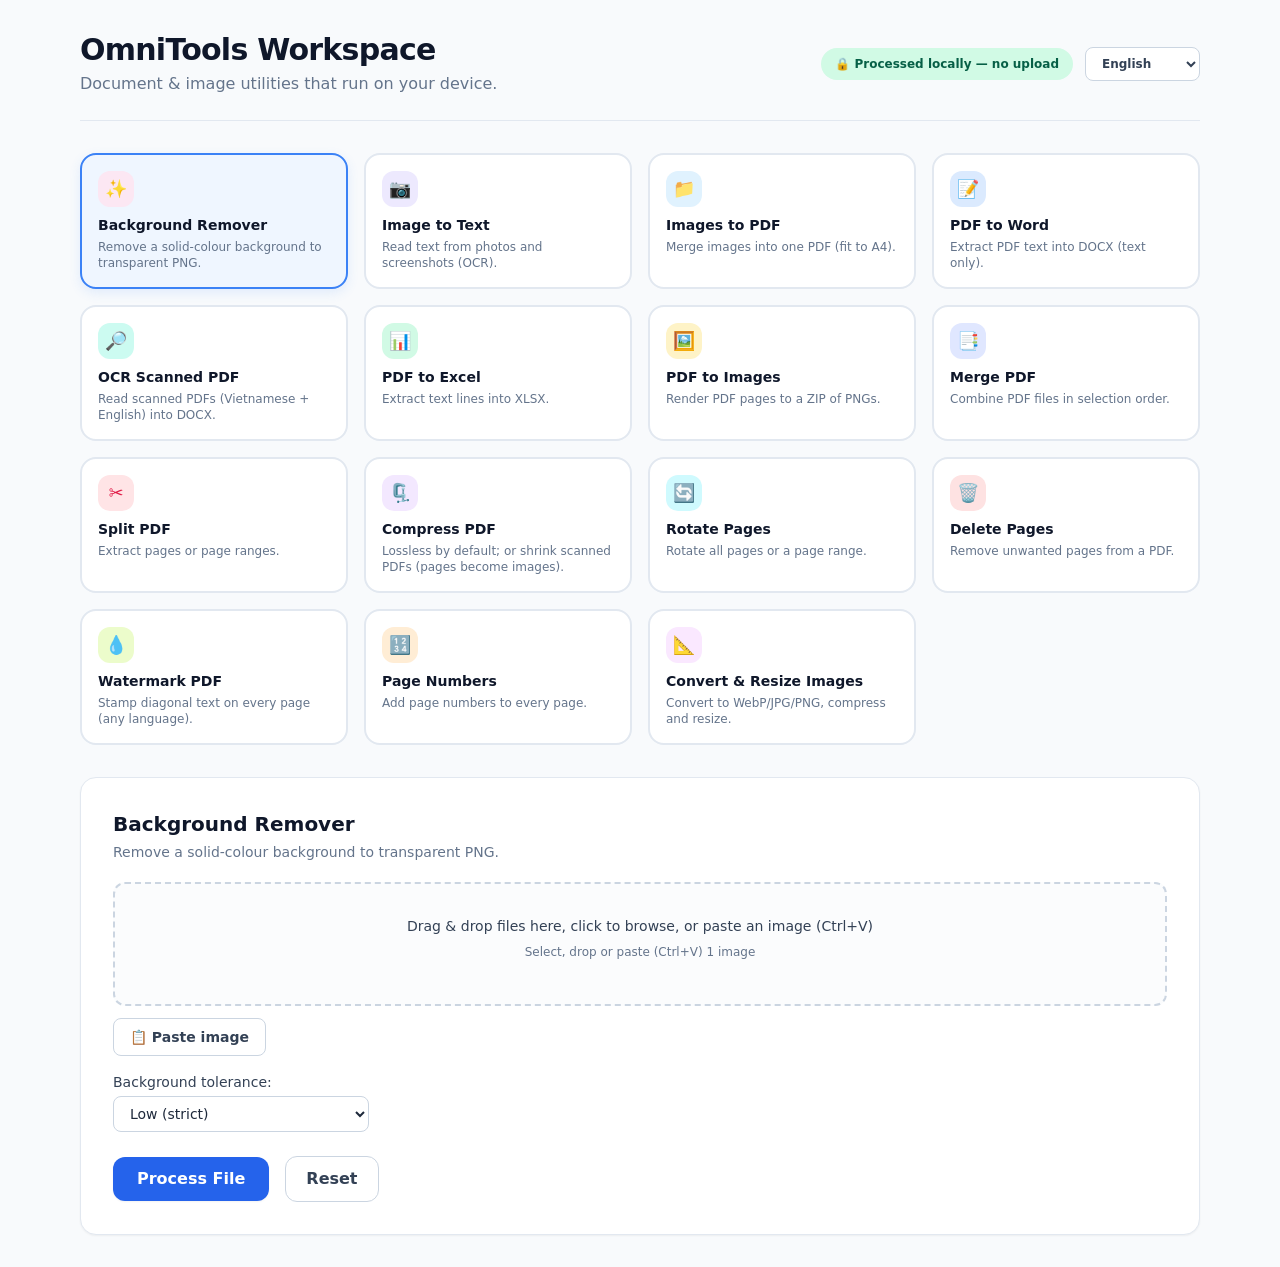
<file: index.html>
<!DOCTYPE html>
<html lang="en">
<head>
<meta charset="UTF-8">
<meta name="viewport" content="width=device-width, initial-scale=1.0">
<meta http-equiv="Content-Security-Policy" content="default-src 'self'; script-src 'self' 'wasm-unsafe-eval'; style-src 'self'; img-src 'self' blob: data:; worker-src 'self' blob:; connect-src 'self'; object-src 'none'; base-uri 'none'; form-action 'none'">
<title>OmniTools</title>
  <script type="module" crossorigin src="./index.js"></script>
  <link rel="stylesheet" crossorigin href="./index.css">
</head>
<body class="bg-slate-50 text-slate-800 font-sans min-h-screen">
<div class="max-w-6xl mx-auto px-4 py-8">
  <header class="flex flex-col md:flex-row md:items-center md:justify-between gap-4 mb-8 border-b border-slate-200 pb-6">
    <div>
      <h1 data-ui="heading" class="text-3xl font-extrabold text-slate-900 tracking-tight"></h1>
      <p data-ui="sub" class="text-slate-500 mt-1"></p>
    </div>
    <div class="flex items-center gap-3">
      <span class="bg-emerald-100 text-emerald-800 text-xs font-semibold px-3.5 py-2 rounded-full">🔒 <span data-ui="badge"></span></span>
      <select id="langSelect" aria-label="Language" class="bg-white border border-slate-300 text-slate-700 text-xs font-semibold rounded-lg px-3 py-2">
        <option value="en">English</option>
        <option value="vi">Tiếng Việt</option>
      </select>
    </div>
  </header>

  <nav id="tools" class="grid grid-cols-1 sm:grid-cols-2 md:grid-cols-4 gap-4 mb-8"></nav>

  <main class="bg-white p-6 md:p-8 rounded-2xl border border-slate-200 shadow-sm">
    <h2 id="panelTitle" class="text-xl font-bold text-slate-900"></h2>
    <p id="panelDesc" class="text-sm text-slate-500 mt-1 mb-5"></p>

    <div id="dropZone" role="button" tabindex="0" class="border-2 border-dashed border-slate-300 rounded-xl p-8 text-center hover:border-blue-500 transition bg-slate-50/50 cursor-pointer focus:outline-none focus:border-blue-500">
      <input type="file" id="fileInput" class="hidden">
      <p data-ui="drop" class="text-sm font-medium text-slate-700"></p>
      <p id="fileHint" class="text-xs text-slate-500 mt-2"></p>
      <p id="fileName" class="text-xs font-semibold text-emerald-700 mt-3"></p>
    </div>

    <div id="imgActions" class="hidden mt-3 flex flex-wrap gap-3">
      <button type="button" id="pasteBtn" data-ui="pasteBtn" class="border border-slate-300 text-slate-700 text-sm font-semibold px-4 py-2 rounded-lg hover:bg-slate-100 cursor-pointer"></button>
      <label id="camLabel" class="border border-slate-300 text-slate-700 text-sm font-semibold px-4 py-2 rounded-lg hover:bg-slate-100 cursor-pointer"><span data-ui="camBtn"></span><input type="file" id="camInput" accept="image/*" capture="environment" class="hidden"></label>
    </div>
    <div id="opts" class="mt-4 flex flex-wrap gap-4"></div>

    <div id="bar" class="hidden mt-6 h-2 bg-slate-200 rounded-full overflow-hidden"><div id="barFill" class="h-2 bg-blue-600 rounded-full transition-all" style="width:0"></div></div>
    <div class="mt-6 flex flex-wrap items-center gap-4">
      <button type="button" id="runBtn" data-ui="run" class="bg-blue-600 hover:bg-blue-700 text-white font-semibold px-6 py-2.5 rounded-xl transition shadow-sm disabled:opacity-50"></button>
      <button type="button" id="cancelBtn" data-ui="cancel" class="hidden border border-slate-300 text-slate-700 font-semibold px-5 py-2.5 rounded-xl hover:bg-slate-100"></button>
      <button type="button" id="resetBtn" data-ui="reset" class="border border-slate-300 text-slate-700 font-semibold px-5 py-2.5 rounded-xl hover:bg-slate-100 disabled:opacity-50"></button>
      <span id="status" role="status" aria-live="polite" class="text-sm text-slate-600 font-medium"></span>
    </div>
    <div id="result" class="hidden mt-6 border-t border-slate-200 pt-6">
      <textarea id="resultText" class="hidden w-full h-56 border border-slate-300 rounded-lg p-3 text-sm" aria-label="Result"></textarea>
      <div id="resultImgWrap" class="hidden checker rounded-lg border border-slate-200 p-3 inline-block max-w-full"><img id="resultImg" alt="" class="max-h-96 max-w-full"></div>
      <div class="mt-3 flex flex-wrap gap-3">
        <button type="button" id="copyBtn" data-ui="copy" class="bg-slate-800 hover:bg-slate-900 text-white text-sm font-semibold px-5 py-2 rounded-lg"></button>
        <button type="button" id="saveBtn" data-ui="save" class="border border-slate-300 text-slate-700 text-sm font-semibold px-5 py-2 rounded-lg hover:bg-slate-100"></button>
      </div>
    </div>
  </main>
</div>
</body>
</html>
</file>
<file: index.css>
*,:before,:after{--tw-border-spacing-x: 0;--tw-border-spacing-y: 0;--tw-translate-x: 0;--tw-translate-y: 0;--tw-rotate: 0;--tw-skew-x: 0;--tw-skew-y: 0;--tw-scale-x: 1;--tw-scale-y: 1;--tw-pan-x: ;--tw-pan-y: ;--tw-pinch-zoom: ;--tw-scroll-snap-strictness: proximity;--tw-gradient-from-position: ;--tw-gradient-via-position: ;--tw-gradient-to-position: ;--tw-ordinal: ;--tw-slashed-zero: ;--tw-numeric-figure: ;--tw-numeric-spacing: ;--tw-numeric-fraction: ;--tw-ring-inset: ;--tw-ring-offset-width: 0px;--tw-ring-offset-color: #fff;--tw-ring-color: rgb(59 130 246 / .5);--tw-ring-offset-shadow: 0 0 #0000;--tw-ring-shadow: 0 0 #0000;--tw-shadow: 0 0 #0000;--tw-shadow-colored: 0 0 #0000;--tw-blur: ;--tw-brightness: ;--tw-contrast: ;--tw-grayscale: ;--tw-hue-rotate: ;--tw-invert: ;--tw-saturate: ;--tw-sepia: ;--tw-drop-shadow: ;--tw-backdrop-blur: ;--tw-backdrop-brightness: ;--tw-backdrop-contrast: ;--tw-backdrop-grayscale: ;--tw-backdrop-hue-rotate: ;--tw-backdrop-invert: ;--tw-backdrop-opacity: ;--tw-backdrop-saturate: ;--tw-backdrop-sepia: ;--tw-contain-size: ;--tw-contain-layout: ;--tw-contain-paint: ;--tw-contain-style: }::backdrop{--tw-border-spacing-x: 0;--tw-border-spacing-y: 0;--tw-translate-x: 0;--tw-translate-y: 0;--tw-rotate: 0;--tw-skew-x: 0;--tw-skew-y: 0;--tw-scale-x: 1;--tw-scale-y: 1;--tw-pan-x: ;--tw-pan-y: ;--tw-pinch-zoom: ;--tw-scroll-snap-strictness: proximity;--tw-gradient-from-position: ;--tw-gradient-via-position: ;--tw-gradient-to-position: ;--tw-ordinal: ;--tw-slashed-zero: ;--tw-numeric-figure: ;--tw-numeric-spacing: ;--tw-numeric-fraction: ;--tw-ring-inset: ;--tw-ring-offset-width: 0px;--tw-ring-offset-color: #fff;--tw-ring-color: rgb(59 130 246 / .5);--tw-ring-offset-shadow: 0 0 #0000;--tw-ring-shadow: 0 0 #0000;--tw-shadow: 0 0 #0000;--tw-shadow-colored: 0 0 #0000;--tw-blur: ;--tw-brightness: ;--tw-contrast: ;--tw-grayscale: ;--tw-hue-rotate: ;--tw-invert: ;--tw-saturate: ;--tw-sepia: ;--tw-drop-shadow: ;--tw-backdrop-blur: ;--tw-backdrop-brightness: ;--tw-backdrop-contrast: ;--tw-backdrop-grayscale: ;--tw-backdrop-hue-rotate: ;--tw-backdrop-invert: ;--tw-backdrop-opacity: ;--tw-backdrop-saturate: ;--tw-backdrop-sepia: ;--tw-contain-size: ;--tw-contain-layout: ;--tw-contain-paint: ;--tw-contain-style: }*,:before,:after{box-sizing:border-box;border-width:0;border-style:solid;border-color:#e5e7eb}:before,:after{--tw-content: ""}html,:host{line-height:1.5;-webkit-text-size-adjust:100%;-moz-tab-size:4;-o-tab-size:4;tab-size:4;font-family:ui-sans-serif,system-ui,sans-serif,"Apple Color Emoji","Segoe UI Emoji",Segoe UI Symbol,"Noto Color Emoji";font-feature-settings:normal;font-variation-settings:normal;-webkit-tap-highlight-color:transparent}body{margin:0;line-height:inherit}hr{height:0;color:inherit;border-top-width:1px}abbr:where([title]){-webkit-text-decoration:underline dotted;text-decoration:underline dotted}h1,h2,h3,h4,h5,h6{font-size:inherit;font-weight:inherit}a{color:inherit;text-decoration:inherit}b,strong{font-weight:bolder}code,kbd,samp,pre{font-family:ui-monospace,SFMono-Regular,Menlo,Monaco,Consolas,Liberation Mono,Courier New,monospace;font-feature-settings:normal;font-variation-settings:normal;font-size:1em}small{font-size:80%}sub,sup{font-size:75%;line-height:0;position:relative;vertical-align:baseline}sub{bottom:-.25em}sup{top:-.5em}table{text-indent:0;border-color:inherit;border-collapse:collapse}button,input,optgroup,select,textarea{font-family:inherit;font-feature-settings:inherit;font-variation-settings:inherit;font-size:100%;font-weight:inherit;line-height:inherit;letter-spacing:inherit;color:inherit;margin:0;padding:0}button,select{text-transform:none}button,input:where([type=button]),input:where([type=reset]),input:where([type=submit]){-webkit-appearance:button;background-color:transparent;background-image:none}:-moz-focusring{outline:auto}:-moz-ui-invalid{box-shadow:none}progress{vertical-align:baseline}::-webkit-inner-spin-button,::-webkit-outer-spin-button{height:auto}[type=search]{-webkit-appearance:textfield;outline-offset:-2px}::-webkit-search-decoration{-webkit-appearance:none}::-webkit-file-upload-button{-webkit-appearance:button;font:inherit}summary{display:list-item}blockquote,dl,dd,h1,h2,h3,h4,h5,h6,hr,figure,p,pre{margin:0}fieldset{margin:0;padding:0}legend{padding:0}ol,ul,menu{list-style:none;margin:0;padding:0}dialog{padding:0}textarea{resize:vertical}input::-moz-placeholder,textarea::-moz-placeholder{opacity:1;color:#9ca3af}input::placeholder,textarea::placeholder{opacity:1;color:#9ca3af}button,[role=button]{cursor:pointer}:disabled{cursor:default}img,svg,video,canvas,audio,iframe,embed,object{display:block;vertical-align:middle}img,video{max-width:100%;height:auto}[hidden]:where(:not([hidden=until-found])){display:none}.mx-auto{margin-left:auto;margin-right:auto}.mb-1{margin-bottom:.25rem}.mb-2{margin-bottom:.5rem}.mb-5{margin-bottom:1.25rem}.mb-8{margin-bottom:2rem}.mt-1{margin-top:.25rem}.mt-2{margin-top:.5rem}.mt-3{margin-top:.75rem}.mt-4{margin-top:1rem}.mt-6{margin-top:1.5rem}.block{display:block}.inline-block{display:inline-block}.flex{display:flex}.grid{display:grid}.hidden{display:none}.h-2{height:.5rem}.h-56{height:14rem}.h-9{height:2.25rem}.max-h-96{max-height:24rem}.min-h-screen{min-height:100vh}.w-9{width:2.25rem}.w-full{width:100%}.max-w-6xl{max-width:72rem}.max-w-full{max-width:100%}.transform{transform:translate(var(--tw-translate-x),var(--tw-translate-y)) rotate(var(--tw-rotate)) skew(var(--tw-skew-x)) skewY(var(--tw-skew-y)) scaleX(var(--tw-scale-x)) scaleY(var(--tw-scale-y))}.cursor-pointer{cursor:pointer}.grid-cols-1{grid-template-columns:repeat(1,minmax(0,1fr))}.flex-col{flex-direction:column}.flex-wrap{flex-wrap:wrap}.items-center{align-items:center}.justify-center{justify-content:center}.gap-3{gap:.75rem}.gap-4{gap:1rem}.overflow-hidden{overflow:hidden}.rounded-2xl{border-radius:1rem}.rounded-full{border-radius:9999px}.rounded-lg{border-radius:.5rem}.rounded-xl{border-radius:.75rem}.border{border-width:1px}.border-2{border-width:2px}.border-b{border-bottom-width:1px}.border-t{border-top-width:1px}.border-dashed{border-style:dashed}.border-slate-200{--tw-border-opacity: 1;border-color:rgb(226 232 240 / var(--tw-border-opacity, 1))}.border-slate-300{--tw-border-opacity: 1;border-color:rgb(203 213 225 / var(--tw-border-opacity, 1))}.bg-amber-100{--tw-bg-opacity: 1;background-color:rgb(254 243 199 / var(--tw-bg-opacity, 1))}.bg-blue-100{--tw-bg-opacity: 1;background-color:rgb(219 234 254 / var(--tw-bg-opacity, 1))}.bg-blue-600{--tw-bg-opacity: 1;background-color:rgb(37 99 235 / var(--tw-bg-opacity, 1))}.bg-cyan-100{--tw-bg-opacity: 1;background-color:rgb(207 250 254 / var(--tw-bg-opacity, 1))}.bg-emerald-100{--tw-bg-opacity: 1;background-color:rgb(209 250 229 / var(--tw-bg-opacity, 1))}.bg-fuchsia-100{--tw-bg-opacity: 1;background-color:rgb(250 232 255 / var(--tw-bg-opacity, 1))}.bg-indigo-100{--tw-bg-opacity: 1;background-color:rgb(224 231 255 / var(--tw-bg-opacity, 1))}.bg-lime-100{--tw-bg-opacity: 1;background-color:rgb(236 252 203 / var(--tw-bg-opacity, 1))}.bg-orange-100{--tw-bg-opacity: 1;background-color:rgb(255 237 213 / var(--tw-bg-opacity, 1))}.bg-pink-100{--tw-bg-opacity: 1;background-color:rgb(252 231 243 / var(--tw-bg-opacity, 1))}.bg-purple-100{--tw-bg-opacity: 1;background-color:rgb(243 232 255 / var(--tw-bg-opacity, 1))}.bg-red-100{--tw-bg-opacity: 1;background-color:rgb(254 226 226 / var(--tw-bg-opacity, 1))}.bg-rose-100{--tw-bg-opacity: 1;background-color:rgb(255 228 230 / var(--tw-bg-opacity, 1))}.bg-sky-100{--tw-bg-opacity: 1;background-color:rgb(224 242 254 / var(--tw-bg-opacity, 1))}.bg-slate-200{--tw-bg-opacity: 1;background-color:rgb(226 232 240 / var(--tw-bg-opacity, 1))}.bg-slate-50{--tw-bg-opacity: 1;background-color:rgb(248 250 252 / var(--tw-bg-opacity, 1))}.bg-slate-50\/50{background-color:#f8fafc80}.bg-slate-800{--tw-bg-opacity: 1;background-color:rgb(30 41 59 / var(--tw-bg-opacity, 1))}.bg-teal-100{--tw-bg-opacity: 1;background-color:rgb(204 251 241 / var(--tw-bg-opacity, 1))}.bg-violet-100{--tw-bg-opacity: 1;background-color:rgb(237 233 254 / var(--tw-bg-opacity, 1))}.bg-white{--tw-bg-opacity: 1;background-color:rgb(255 255 255 / var(--tw-bg-opacity, 1))}.p-3{padding:.75rem}.p-4{padding:1rem}.p-6{padding:1.5rem}.p-8{padding:2rem}.px-3{padding-left:.75rem;padding-right:.75rem}.px-3\.5{padding-left:.875rem;padding-right:.875rem}.px-4{padding-left:1rem;padding-right:1rem}.px-5{padding-left:1.25rem;padding-right:1.25rem}.px-6{padding-left:1.5rem;padding-right:1.5rem}.py-2{padding-top:.5rem;padding-bottom:.5rem}.py-2\.5{padding-top:.625rem;padding-bottom:.625rem}.py-8{padding-top:2rem;padding-bottom:2rem}.pb-6{padding-bottom:1.5rem}.pt-6{padding-top:1.5rem}.text-left{text-align:left}.text-center{text-align:center}.font-sans{font-family:ui-sans-serif,system-ui,sans-serif,"Apple Color Emoji","Segoe UI Emoji",Segoe UI Symbol,"Noto Color Emoji"}.text-3xl{font-size:1.875rem;line-height:2.25rem}.text-lg{font-size:1.125rem;line-height:1.75rem}.text-sm{font-size:.875rem;line-height:1.25rem}.text-xl{font-size:1.25rem;line-height:1.75rem}.text-xs{font-size:.75rem;line-height:1rem}.font-bold{font-weight:700}.font-extrabold{font-weight:800}.font-medium{font-weight:500}.font-semibold{font-weight:600}.tracking-tight{letter-spacing:-.025em}.text-amber-600{--tw-text-opacity: 1;color:rgb(217 119 6 / var(--tw-text-opacity, 1))}.text-blue-600{--tw-text-opacity: 1;color:rgb(37 99 235 / var(--tw-text-opacity, 1))}.text-cyan-600{--tw-text-opacity: 1;color:rgb(8 145 178 / var(--tw-text-opacity, 1))}.text-emerald-600{--tw-text-opacity: 1;color:rgb(5 150 105 / var(--tw-text-opacity, 1))}.text-emerald-700{--tw-text-opacity: 1;color:rgb(4 120 87 / var(--tw-text-opacity, 1))}.text-emerald-800{--tw-text-opacity: 1;color:rgb(6 95 70 / var(--tw-text-opacity, 1))}.text-fuchsia-600{--tw-text-opacity: 1;color:rgb(192 38 211 / var(--tw-text-opacity, 1))}.text-indigo-600{--tw-text-opacity: 1;color:rgb(79 70 229 / var(--tw-text-opacity, 1))}.text-lime-700{--tw-text-opacity: 1;color:rgb(77 124 15 / var(--tw-text-opacity, 1))}.text-orange-600{--tw-text-opacity: 1;color:rgb(234 88 12 / var(--tw-text-opacity, 1))}.text-pink-600{--tw-text-opacity: 1;color:rgb(219 39 119 / var(--tw-text-opacity, 1))}.text-purple-600{--tw-text-opacity: 1;color:rgb(147 51 234 / var(--tw-text-opacity, 1))}.text-red-600{--tw-text-opacity: 1;color:rgb(220 38 38 / var(--tw-text-opacity, 1))}.text-rose-600{--tw-text-opacity: 1;color:rgb(225 29 72 / var(--tw-text-opacity, 1))}.text-sky-600{--tw-text-opacity: 1;color:rgb(2 132 199 / var(--tw-text-opacity, 1))}.text-slate-500{--tw-text-opacity: 1;color:rgb(100 116 139 / var(--tw-text-opacity, 1))}.text-slate-600{--tw-text-opacity: 1;color:rgb(71 85 105 / var(--tw-text-opacity, 1))}.text-slate-700{--tw-text-opacity: 1;color:rgb(51 65 85 / var(--tw-text-opacity, 1))}.text-slate-800{--tw-text-opacity: 1;color:rgb(30 41 59 / var(--tw-text-opacity, 1))}.text-slate-900{--tw-text-opacity: 1;color:rgb(15 23 42 / var(--tw-text-opacity, 1))}.text-teal-600{--tw-text-opacity: 1;color:rgb(13 148 136 / var(--tw-text-opacity, 1))}.text-violet-600{--tw-text-opacity: 1;color:rgb(124 58 237 / var(--tw-text-opacity, 1))}.text-white{--tw-text-opacity: 1;color:rgb(255 255 255 / var(--tw-text-opacity, 1))}.shadow-sm{--tw-shadow: 0 1px 2px 0 rgb(0 0 0 / .05);--tw-shadow-colored: 0 1px 2px 0 var(--tw-shadow-color);box-shadow:var(--tw-ring-offset-shadow, 0 0 #0000),var(--tw-ring-shadow, 0 0 #0000),var(--tw-shadow)}.filter{filter:var(--tw-blur) var(--tw-brightness) var(--tw-contrast) var(--tw-grayscale) var(--tw-hue-rotate) var(--tw-invert) var(--tw-saturate) var(--tw-sepia) var(--tw-drop-shadow)}.transition{transition-property:color,background-color,border-color,text-decoration-color,fill,stroke,opacity,box-shadow,transform,filter,backdrop-filter;transition-timing-function:cubic-bezier(.4,0,.2,1);transition-duration:.15s}.transition-all{transition-property:all;transition-timing-function:cubic-bezier(.4,0,.2,1);transition-duration:.15s}.tool-card{transition:all .2s ease;display:flex;flex-direction:column;align-items:flex-start;justify-content:flex-start}.tool-card.active{border-color:#3b82f6;background-color:#eff6ff;box-shadow:0 4px 12px #3b82f61f}.drag-over{border-color:#3b82f6!important;background-color:#eff6ff!important}.checker{background-image:linear-gradient(45deg,#e5e7eb 25%,transparent 25%),linear-gradient(-45deg,#e5e7eb 25%,transparent 25%),linear-gradient(45deg,transparent 75%,#e5e7eb 75%),linear-gradient(-45deg,transparent 75%,#e5e7eb 75%);background-size:16px 16px;background-position:0 0,0 8px,8px -8px,-8px 0}.hover\:border-blue-400:hover{--tw-border-opacity: 1;border-color:rgb(96 165 250 / var(--tw-border-opacity, 1))}.hover\:border-blue-500:hover{--tw-border-opacity: 1;border-color:rgb(59 130 246 / var(--tw-border-opacity, 1))}.hover\:bg-blue-700:hover{--tw-bg-opacity: 1;background-color:rgb(29 78 216 / var(--tw-bg-opacity, 1))}.hover\:bg-slate-100:hover{--tw-bg-opacity: 1;background-color:rgb(241 245 249 / var(--tw-bg-opacity, 1))}.hover\:bg-slate-900:hover{--tw-bg-opacity: 1;background-color:rgb(15 23 42 / var(--tw-bg-opacity, 1))}.focus\:border-blue-500:focus{--tw-border-opacity: 1;border-color:rgb(59 130 246 / var(--tw-border-opacity, 1))}.focus\:outline-none:focus{outline:2px solid transparent;outline-offset:2px}.disabled\:opacity-50:disabled{opacity:.5}@media (min-width: 640px){.sm\:grid-cols-2{grid-template-columns:repeat(2,minmax(0,1fr))}}@media (min-width: 768px){.md\:w-64{width:16rem}.md\:grid-cols-4{grid-template-columns:repeat(4,minmax(0,1fr))}.md\:flex-row{flex-direction:row}.md\:items-center{align-items:center}.md\:justify-between{justify-content:space-between}.md\:p-8{padding:2rem}}
</file>
